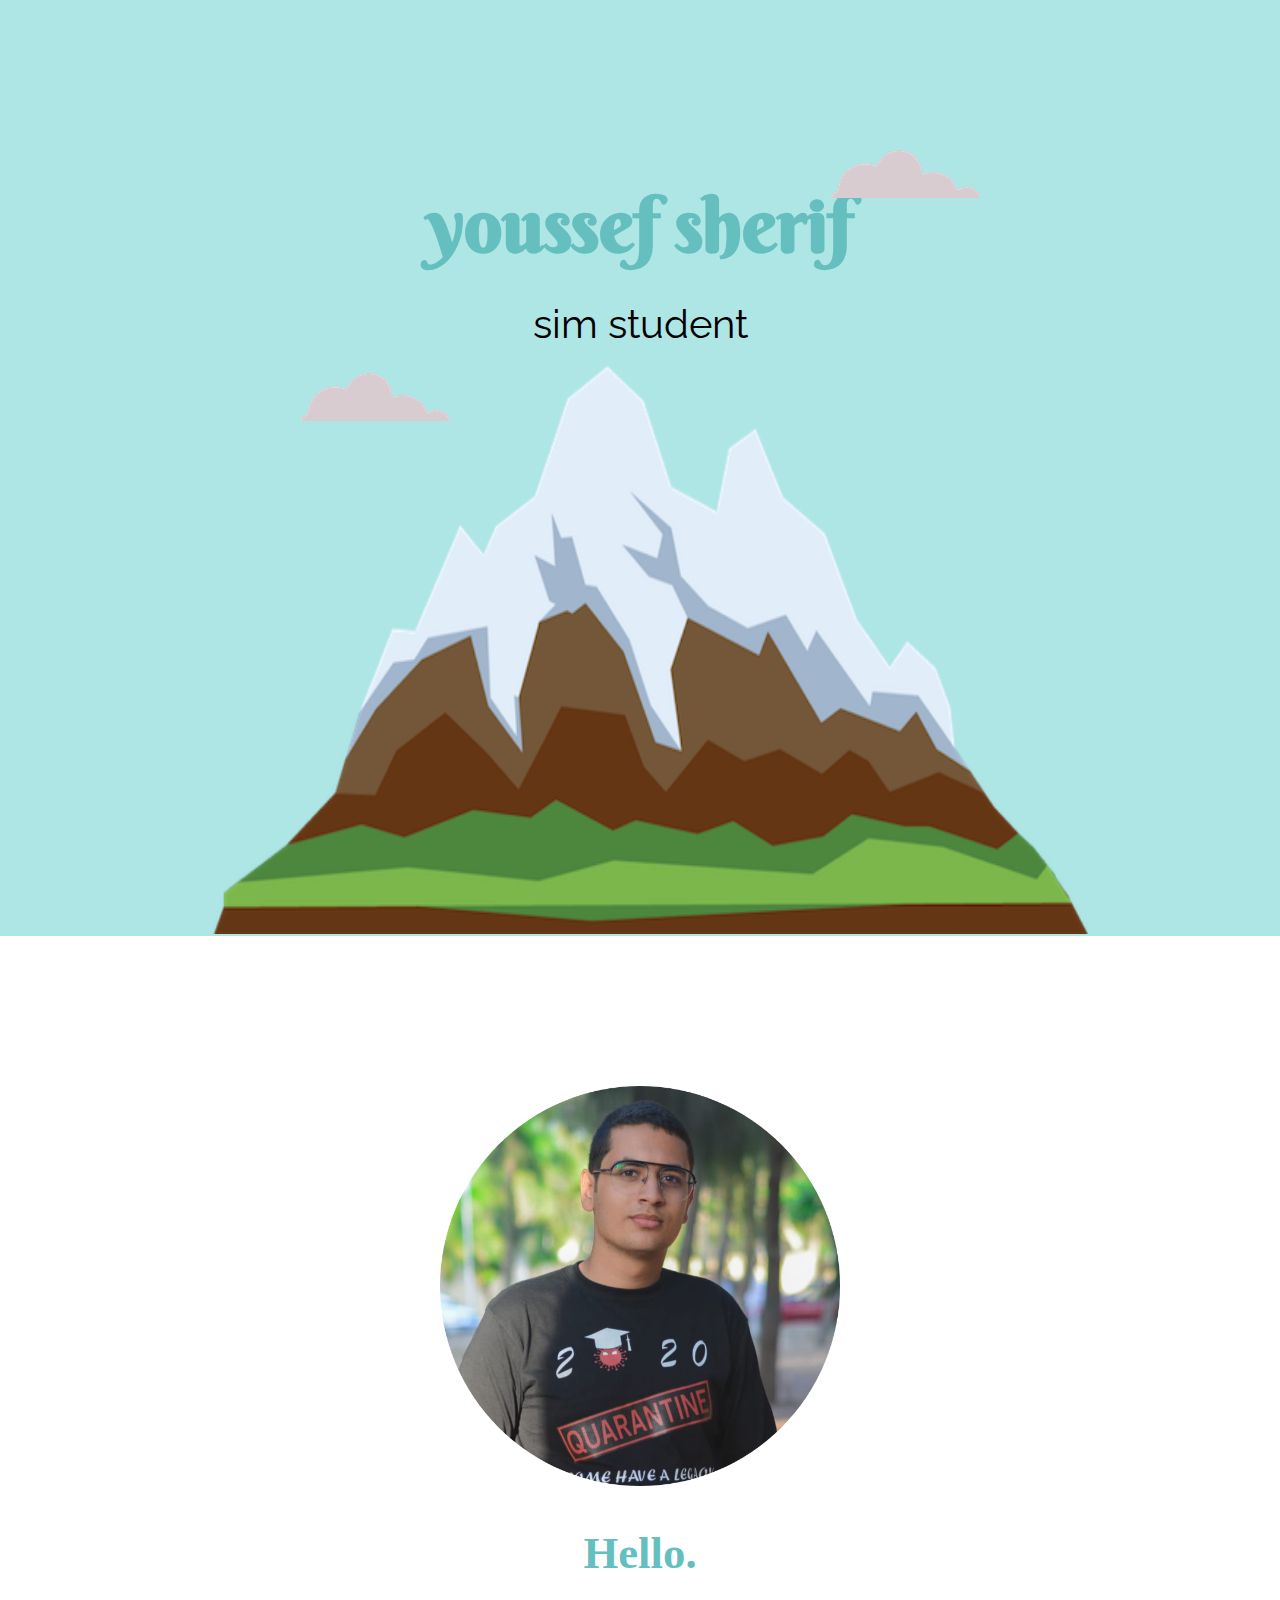
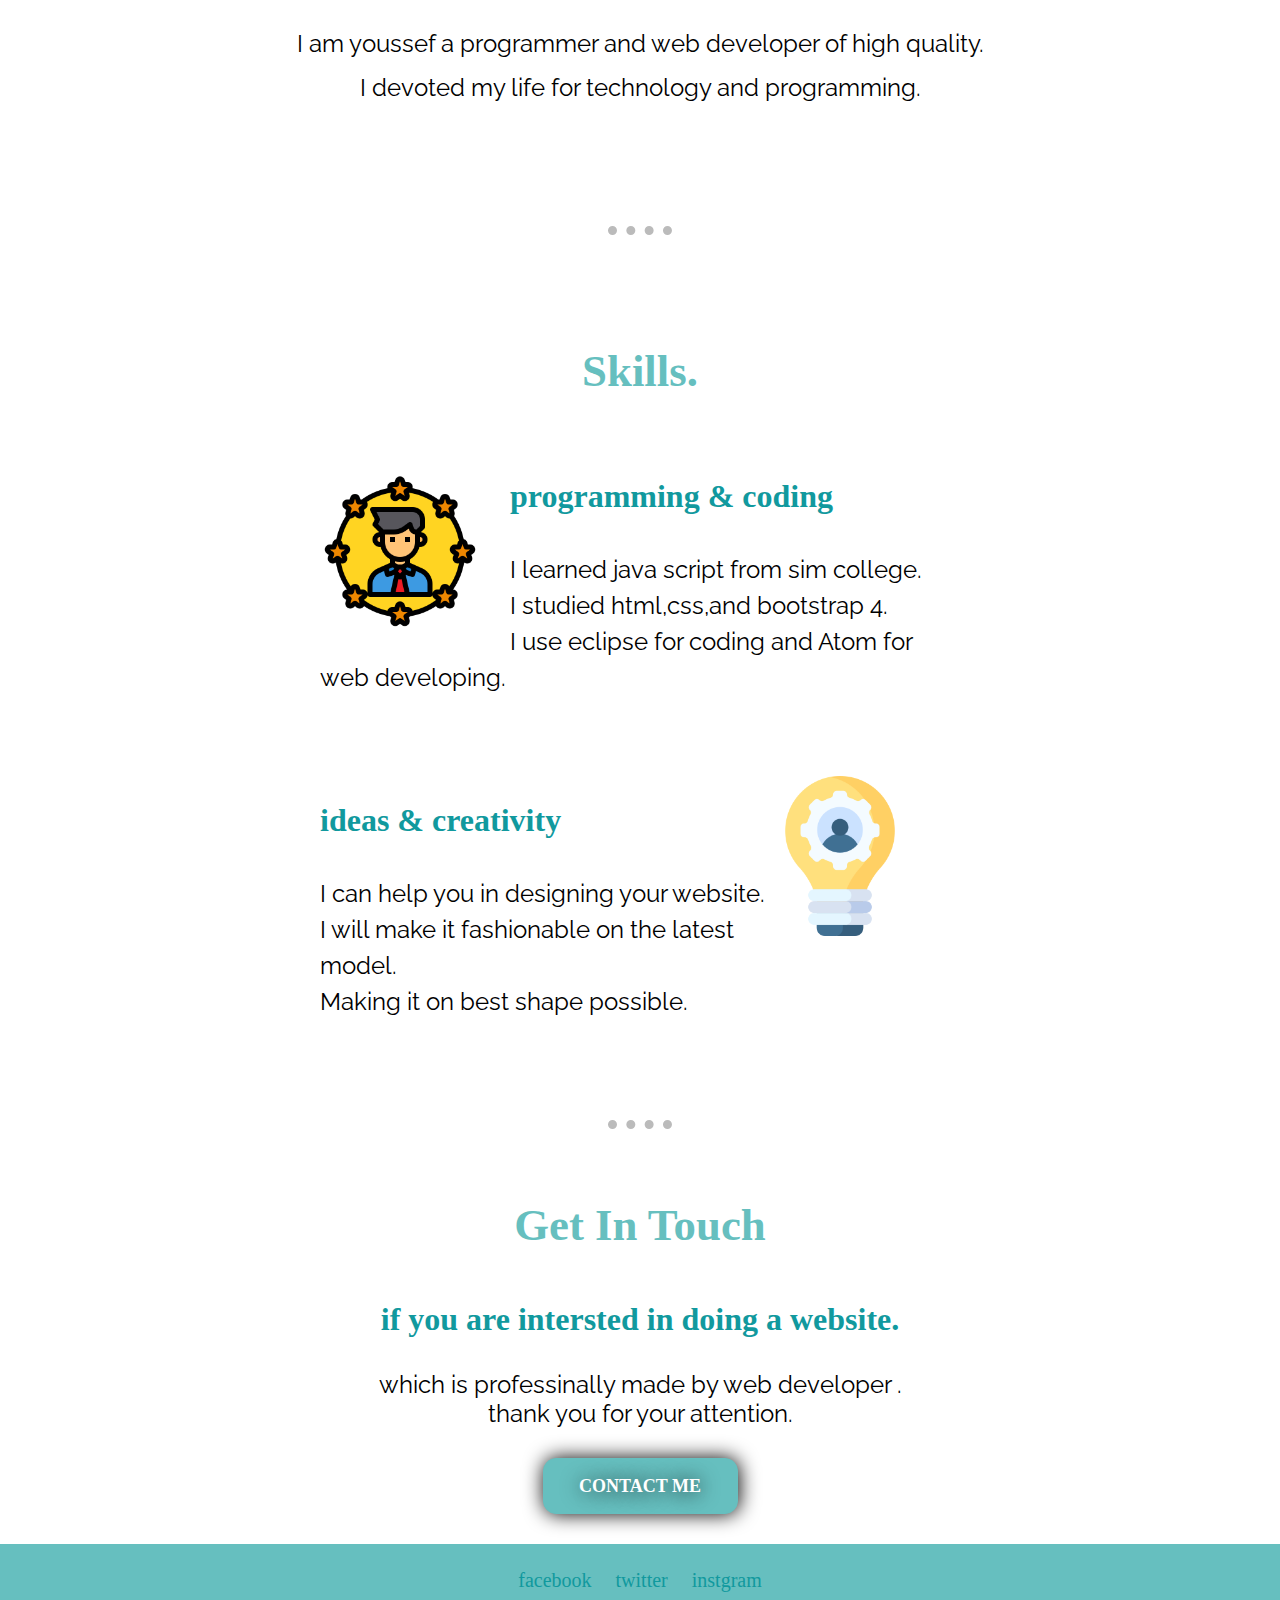
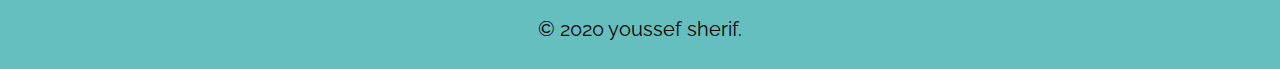
<file: index.html>
<!DOCTYPE html>
<html lang="en" dir="ltr">
  <head>
    <meta charset="utf-8">
    <title>youssef sherif</title>
    <link rel="stylesheet" href="css/styles.css">
  <link rel="icon" href="favicon (3).ico"
  <link rel="preconnect" href="https://fonts.gstatic.com">
  <link href="https://fonts.googleapis.com/css2?family=Berkshire+Swash&display=swap" rel="stylesheet">
  <link rel="preconnect" href="https://fonts.gstatic.com">
  <link href="https://fonts.googleapis.com/css2?family=Raleway:wght@300&display=swap" rel="stylesheet">
  </head>
  <body>
  <div class="div1">
    <img src="images/cloud.png"class="top-cloud" alt="clouds">
      <h1>youssef sherif</h1>
      <p class="sim"> sim student</p>
    <img src="images/cloud.png"class="bottom-cloud" alt="clouds">
    <img src="images/mountain.png"class="mountain" alt="montains">
    </div>
    <div class="middle-container">
      <div class="profile">
        <img src="circle-cropped.png" alt="profile picture" class="profile1">
        <h2>Hello.</h2>
        <p>I am youssef a programmer and web developer of high quality.</p>
          <p class="padding">I devoted my life for technology and programming.</p>
      </div>
      <hr class="dotted">
      <div class="skills">
        <h2 class="My">Skills.</h2>
        <div class="skill-row">
          <img class="skill1" src="skill (1).png" alt="skills">
          <h3>programming & coding</h3>
          <p class="code">I learned java script from sim college.</p>
            <p class="code"> I studied html,css,and bootstrap 4.</p>
            <p class="code"> I use eclipse for coding and Atom for web developing.</p>
        </div>
        <div class="skill-row">
          <img class="skill2" src="skill (2).png" alt="skill-row">
          <h3>ideas & creativity</h3>
          <p class="code">I can help you in designing your website. </p>
          <p class="code">  I will make it fashionable on the latest model.</p>
          <p  class="code"> Making it on best shape possible.</p>
        </div>
      </div>
      <hr class="dotted">
      <div class="contact-me">
        <h2 class="Get-In-Touch">Get In Touch</h2>
        <h3>if you are intersted in doing a website.</h3>
        <p>which is professinally made by web developer . </p>
        <p> thank you for your attention.</p>
    <a href="contact-me.html" class="BUTTON_TVG">CONTACT ME</a>
      </div>
    </div>


    <div class="bottom-container">
      <a class="instgram" href="https://www.facebook.com/youssef.sherif.7927">facebook</a>
      <a class="instgram" href="https://twitter.com/home">twitter</a>
      <a class="instgram" href="https://www.instagram.com/xxjoe900/">instgram</a>
      <p class="name">© 2020 youssef sherif.</p>
    </div>
  </body>
</html>
</file>
<file: css/styles.css>
body{ margin: 0;
  text-align: center;
}
h2{
  color:  #66BFBF;
  font-size: 2.8rem;
  margin-bottom:50px;
}
h3{
  color: #11999E;
    font-size: 2rem
}
a{
  color: #11999E;
}
h1{
  color:  #66BFBF;
  margin: 50px auto 0 ;
font-family: 'Berkshire Swash', cursive;
font-size: 4.7rem;
line-height: 2;
}
.div1{background-color: #aee6e6;
  padding-top: 100px;
  position: relative;
  height: 836px;
}
.bottom-cloud{
    position: absolute;
    left: 300px;
    bottom: 515px;

}
.top-cloud{
  position: absolute;
  right: 300px;
   top: 150px;
}
p {
font-family: 'Raleway', sans-serif;
font-size: 1.9rem;
margin: 0;
}

.profile1{
  height: 400px;
  width: 400px;
  margin-top: 150px;
}
.sim{
  font-weight:normal;
  font-size: 2.5rem;
}
.skill-row{
  width: 50%;
margin: 75px auto 100px auto;
text-align: left;
line-height: 1.5;
}
.skill2 {
  width: 25%;
  float: right;
  margin-left: 30px;
  position: relative;
  bottom: 20px;
  right: 40px;
}
.skill1 {
  width: 25%;
  margin-left: 0;
  float: left;
  margin-right: 30px;
}


.dotted{
  border: none;
border-top:9px dotted;
width: 5%;
color: #bbbbbb;
}
.padding{padding-bottom: 100px;
  line-height: 2.5;
}

.mountain{
  position:relative;
  top: -113px;
  width:876px;
  height:700px;
  left:10px;
}

.code{
font-size: 1.5rem;
}

.My{
  margin-top: 110px;
}

.bottom-container{
background-color: #66BFBF;
height: 125px;
}


.instgram{
color: #11999E;
font-size: 20px;
margin: 10px;
position: relative;
top: 25px;
text-decoration: none;
}

a:hover{
  color: #61b15a;
}
p{
  font-size: 1.5rem;
}


.name{
  position: relative;
  top: 50px;
  font-size: 20px;

}


.BUTTON_TVG{
  margin: 30px;
}

.Get-In-Touch{margin-top: 70px}










.BUTTON_TVG {
   background: #66BFBF;
   background-image: -webkit-linear-gradient(top, #66BFBF, #66BFBF);
   background-image: -moz-linear-gradient(top, #66BFBF, #66BFBF);
   background-image: -ms-linear-gradient(top, #66BFBF, #66BFBF);
   background-image: -o-linear-gradient(top, #66BFBF, #66BFBF);
   background-image: -webkit-gradient(to bottom, #66BFBF, #66BFBF);
   -webkit-border-radius: 13px;
   -moz-border-radius: 13px;
   border-radius: 13px;
   height: 6px;
   line-height: 6px;
   color: #FFFFFF;
   font-family: Open Sans;
   width: 145px;
   font-size: 18px;
   font-weight: 800;
   padding: 24px;
   -webkit-box-shadow: 1px 0 20px 0 #000000;
   -moz-box-shadow: 1px 0 20px 0 #000000;
   box-shadow: 1px 0 20px 0 #000000;
   text-shadow: 1px 1px 20px #000000;
   border: solid #66BFBF 1px;
   text-decoration: none;
   display: inline-block;
   cursor: pointer;
   text-align: center;
}

.BUTTON_TVG {
   background: #66BFBF;
   background-image: -webkit-linear-gradient(top, #66BFBF, #66BFBF);
   background-image: -moz-linear-gradient(top, #66BFBF, #66BFBF);
   background-image: -ms-linear-gradient(top, #66BFBF, #66BFBF);
   background-image: -o-linear-gradient(top, #66BFBF, #66BFBF);
   background-image: -webkit-gradient(to bottom, #66BFBF, #66BFBF);
   -webkit-border-radius: 13px;
   -moz-border-radius: 13px;
   border-radius: 13px;
   height: 6px;
   line-height: 6px;
   color: #FFFFFF;
   font-family: Open Sans;
   width: 145px;
   font-size: 18px;
   font-weight: 800;
   padding: 24px;
   -webkit-box-shadow: 1px 0 20px 0 #000000;
   -moz-box-shadow: 1px 0 20px 0 #000000;
   box-shadow: 1px 0 20px 0 #000000;
   text-shadow: 1px 1px 20px #000000;
   border: solid #66BFBF 1px;
   text-decoration: none;
   display: inline-block;
   cursor: pointer;
   text-align: center;
}

.BUTTON_TVG:hover {
   border: solid #11999E 1px;
   background: #1E62D0;
   background-image: -webkit-linear-gradient(top, #1E62D0, #11999E);
   background-image: -moz-linear-gradient(top, #1E62D0, #11999E);
   background-image: -ms-linear-gradient(top, #1E62D0, #11999E);
   background-image: -o-linear-gradient(top, #1E62D0, #11999E);
   background-image: -webkit-gradient(to bottom, #1E62D0, #11999E);
   -webkit-border-radius: 20px;
   -moz-border-radius: 20px;
   border-radius: 20px;
   text-decoration: none;
}
</file>
